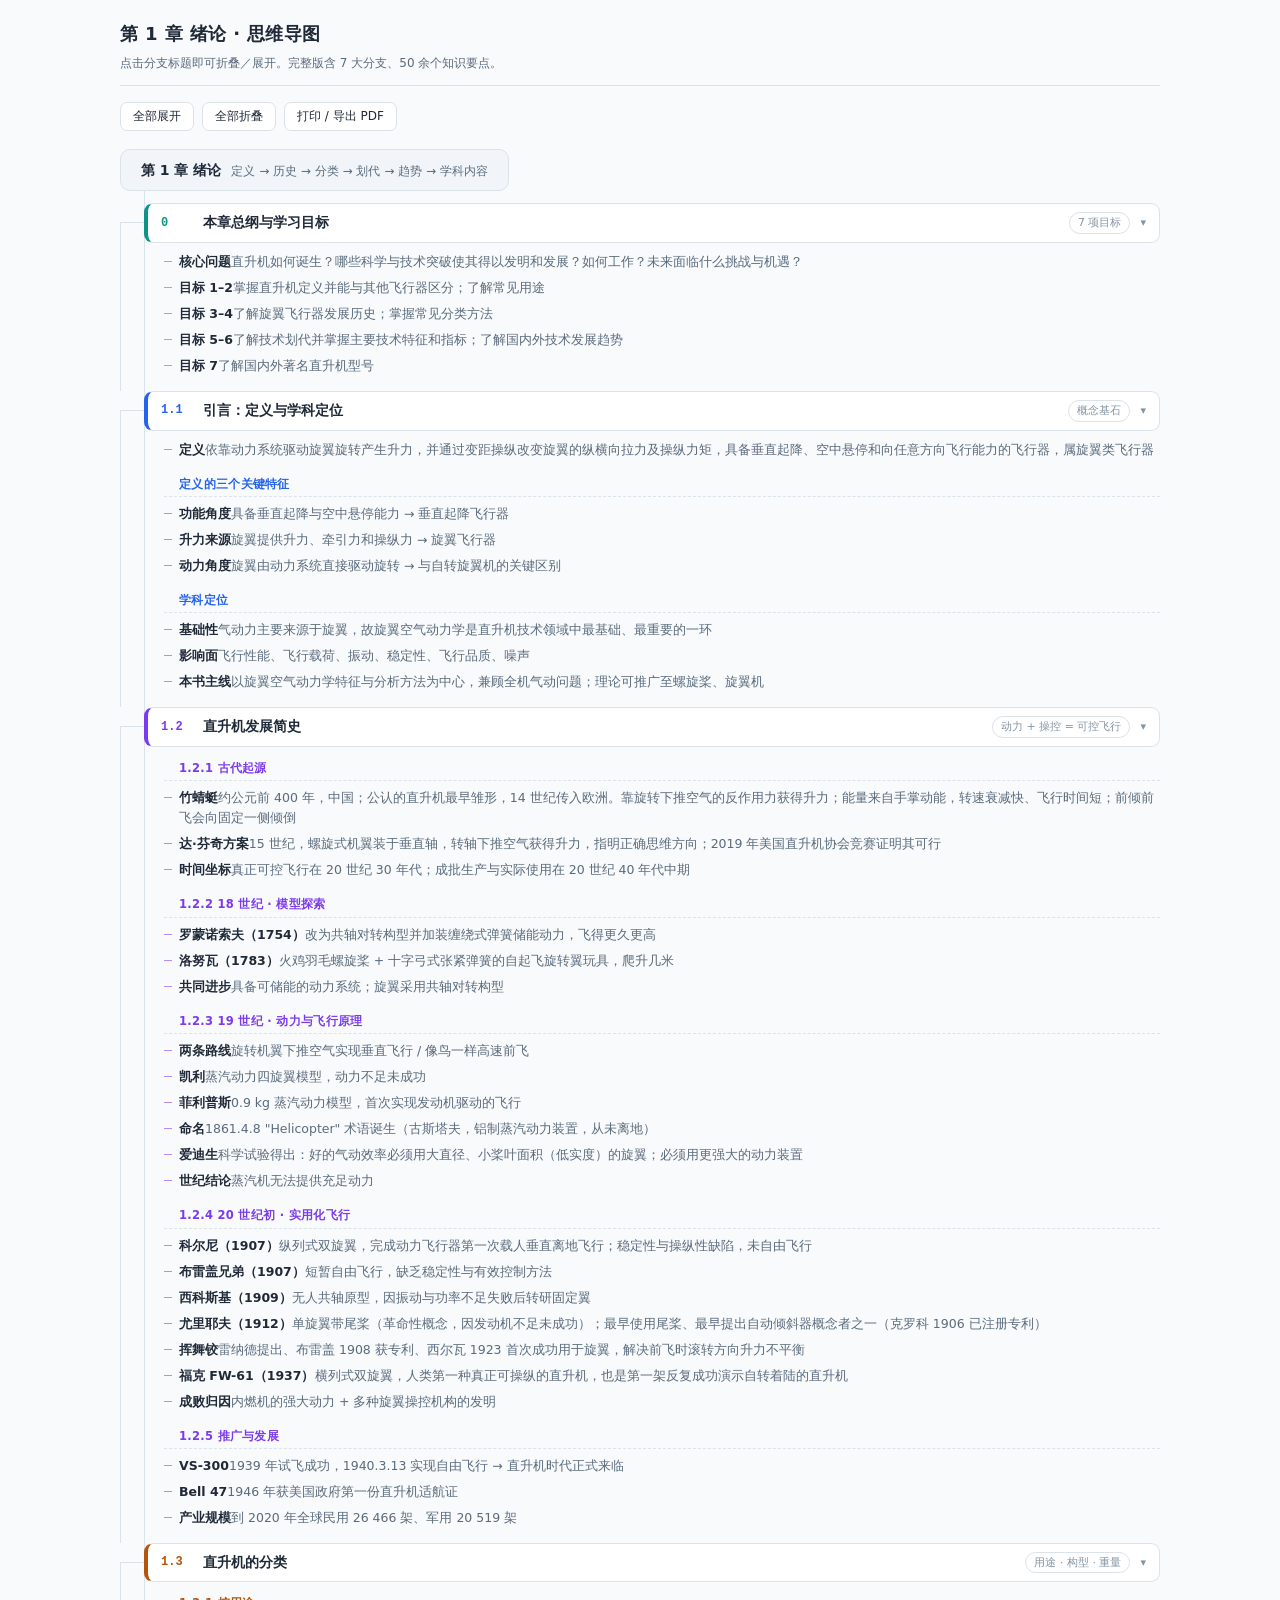
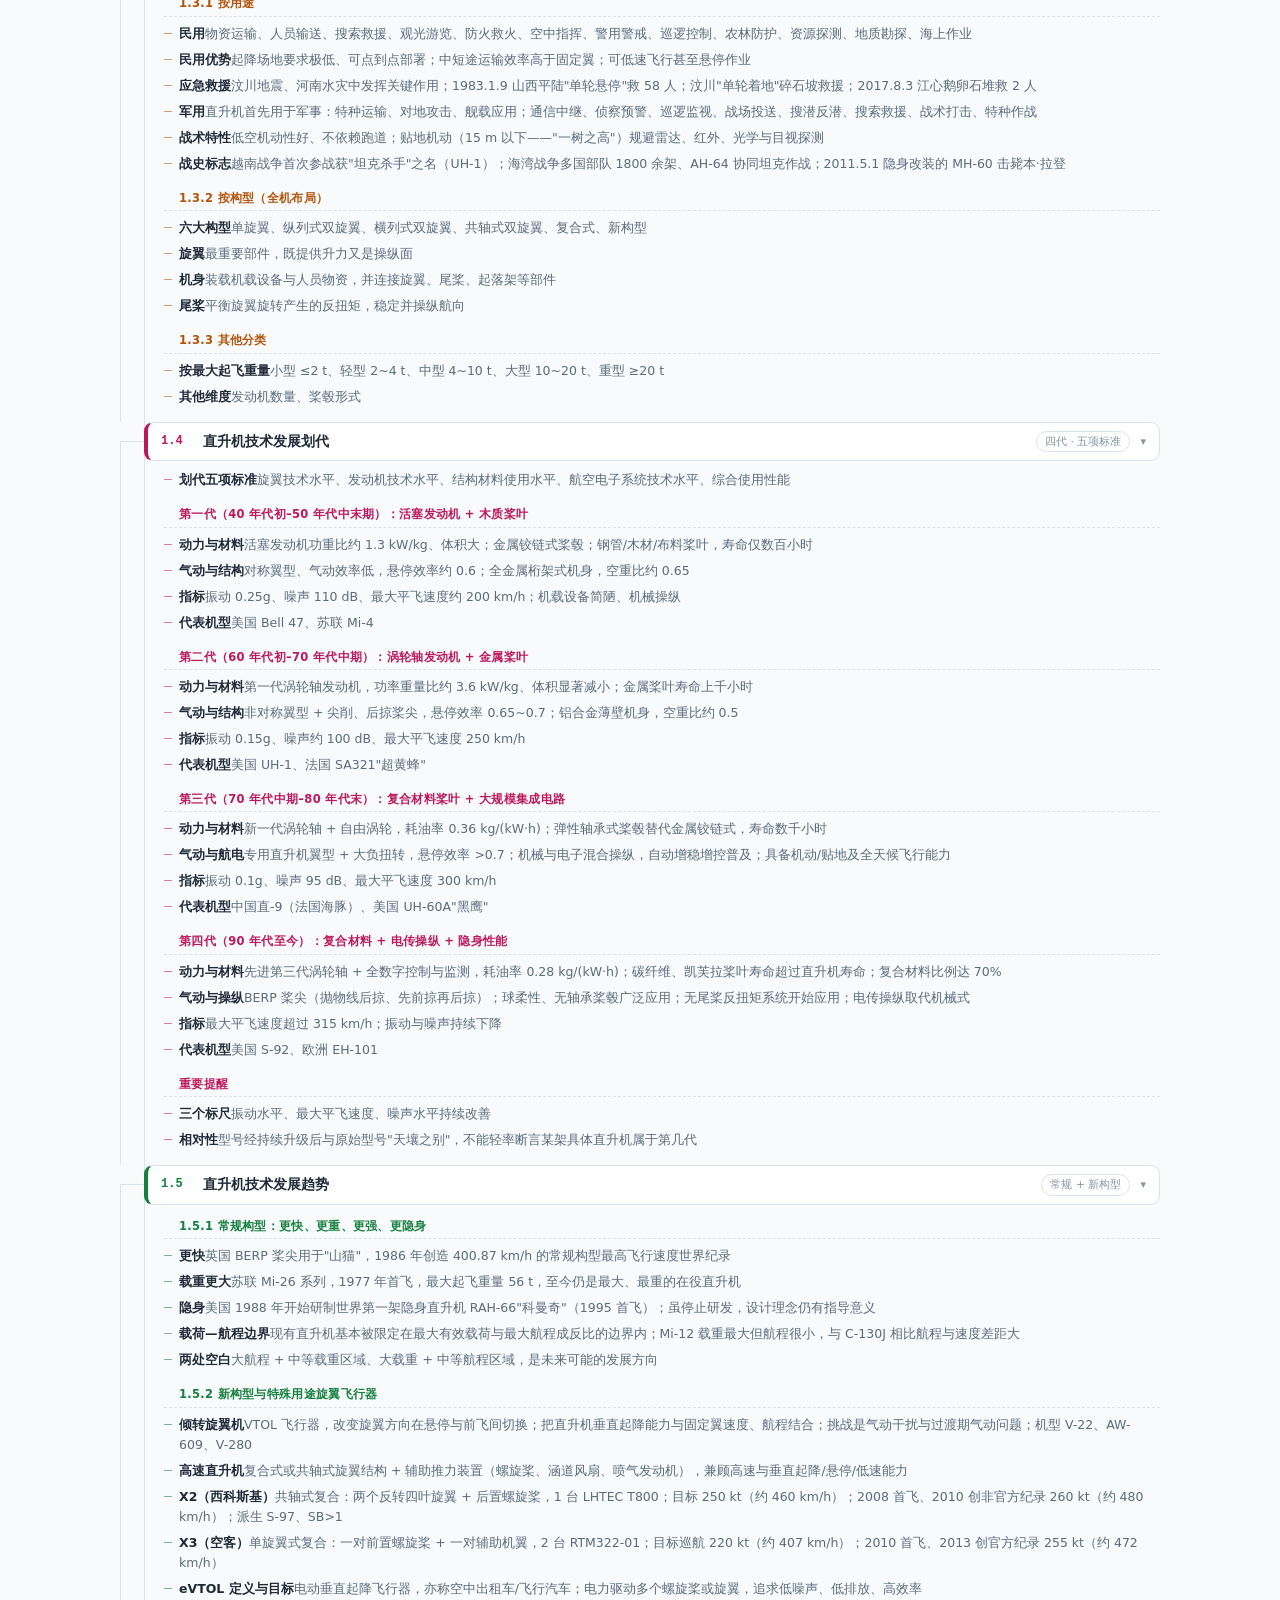
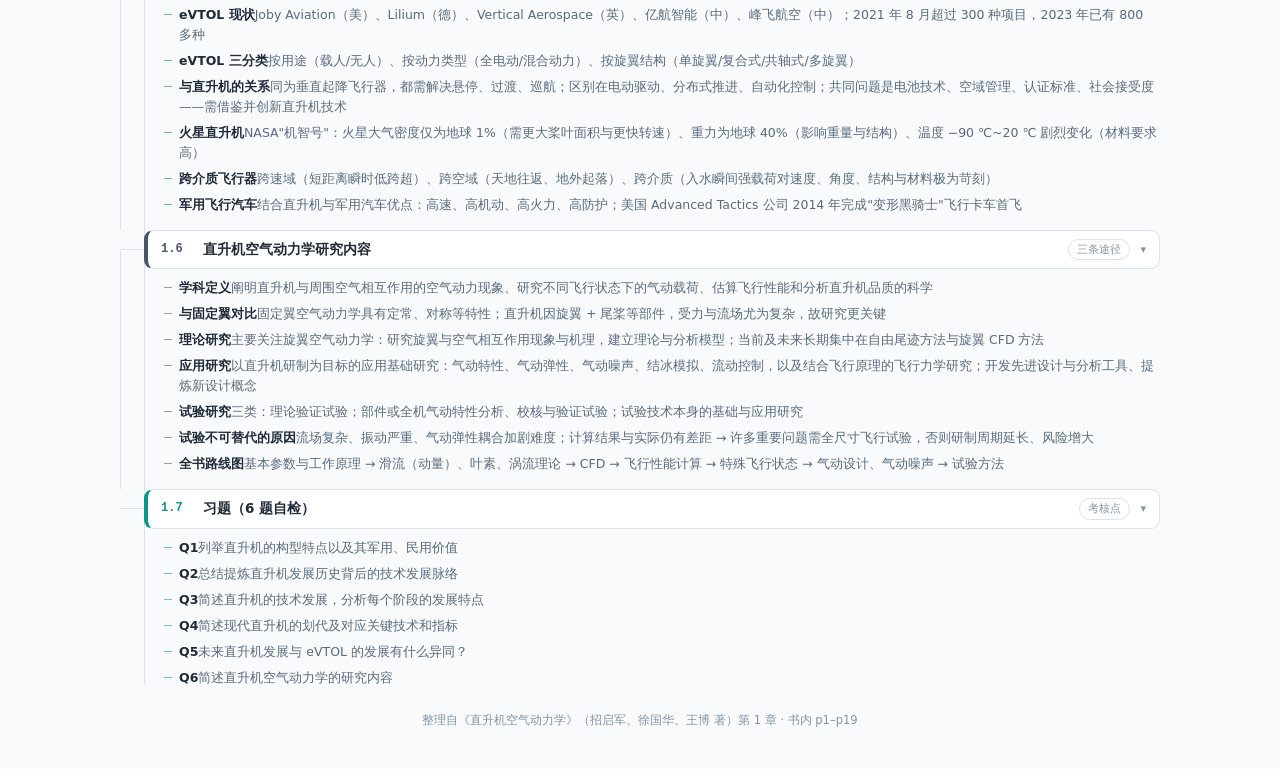
<file: docs/chapter1/ch1-mindmap.html>
<!DOCTYPE html>
<html lang="zh-CN">
<head>
<meta charset="UTF-8">
<meta name="viewport" content="width=device-width, initial-scale=1.0">
<title>第 1 章 绪论 · 思维导图</title>
<style>
:root{
  --bg:#f8fafc; --panel:#ffffff; --panel2:#f1f5f9; --line:#dbe3ea;
  --txt:#1f2937; --dim:#5b6b7c; --dim2:#8494a3;
  --c1:#0d9488; --c2:#2563eb; --c3:#7c3aed; --c4:#b45309;
  --c5:#be185d; --c6:#15803d; --c7:#475569;
}
@media (prefers-color-scheme: dark){
  :root{
    --bg:#0d1117; --panel:#161b22; --panel2:#1b2230; --line:#2b3440;
    --txt:#e6edf3; --dim:#9aa4b2; --dim2:#7d8794;
    --c1:#2dd4bf; --c2:#60a5fa; --c3:#a78bfa; --c4:#fbbf24;
    --c5:#f472b6; --c6:#4ade80; --c7:#94a3b8;
  }
}
*{box-sizing:border-box;margin:0;padding:0}
body{
  background:var(--bg);color:var(--txt);
  font-family:"Microsoft YaHei","PingFang SC","Hiragino Sans GB",system-ui,-apple-system,"Segoe UI",sans-serif;
  font-size:13px;line-height:1.6;padding:20px 16px 40px;
}
.wrap{max-width:1040px;margin:0 auto}
header{margin-bottom:16px;border-bottom:1px solid var(--line);padding-bottom:12px}
h1{font-size:18px;font-weight:600;letter-spacing:.4px}
.sub{color:var(--dim);font-size:12px;margin-top:5px}
.tools{display:flex;gap:8px;margin:12px 0 18px;flex-wrap:wrap}
button{
  background:var(--panel);color:var(--txt);border:1px solid var(--line);
  border-radius:7px;padding:5px 12px;font-size:12px;cursor:pointer;
  font-family:inherit;transition:border-color .15s,background .15s;
}
button:hover{border-color:var(--dim2);background:var(--panel2)}
.tree{position:relative}
.root{
  display:inline-block;background:var(--panel2);border:1px solid var(--line);
  border-radius:10px;padding:9px 20px;font-size:14px;font-weight:600;position:relative;
}
.root span{color:var(--dim);font-weight:400;font-size:12px;margin-left:10px}
.trunk{position:absolute;left:24px;top:42px;bottom:6px;width:1px;background:var(--line)}
.branches{list-style:none;padding-left:24px;margin-top:12px}
.branch{position:relative;margin-bottom:12px}
.branch::before{content:"";position:absolute;left:-24px;top:19px;width:24px;height:1px;background:var(--line)}
.branch::after{content:"";position:absolute;left:-24px;top:19px;bottom:-12px;width:1px;background:var(--line)}
.branch:last-child::after{display:none}
.hd{
  display:flex;align-items:center;gap:10px;cursor:pointer;user-select:none;
  background:var(--panel);border:1px solid var(--line);border-left:4px solid var(--accent,#888);
  border-radius:9px;padding:8px 13px;transition:background .15s;
}
.hd:hover{background:var(--panel2)}
.num{font-family:ui-monospace,Consolas,monospace;font-size:12px;font-weight:600;color:var(--accent,#888);min-width:32px}
.ttl{font-size:13.5px;font-weight:600;flex:1}
.tag{font-size:11px;color:var(--dim2);border:1px solid var(--line);border-radius:20px;padding:1px 8px}
.arrow{color:var(--dim2);font-size:11px;transition:transform .18s}
.branch.collapsed .arrow{transform:rotate(-90deg)}
.kids{list-style:none;padding-left:20px;margin-top:6px}
.branch.collapsed .kids{display:none}
.kids li{position:relative;padding:3px 0 3px 15px;font-size:12.5px}
.kids li::before{content:"";position:absolute;left:0;top:12px;width:8px;height:1px;background:var(--accent,#888);opacity:.55}
.kt{color:var(--txt);font-weight:600}
.kd{color:var(--dim)}
.kids .grp{color:var(--accent,#888);font-size:11.5px;font-weight:600;letter-spacing:.3px;border-bottom:1px dashed var(--line);margin:9px 0 4px;padding-bottom:3px}
.kids .grp::before{background:none}
footer{margin-top:20px;color:var(--dim2);font-size:11.5px;text-align:center}
</style>
</head>
<body>
<div class="wrap">
  <header>
    <h1>第 1 章 绪论 · 思维导图</h1>
    <div class="sub">点击分支标题即可折叠／展开。完整版含 7 大分支、50 余个知识要点。</div>
  </header>

  <div class="tools">
    <button onclick="toggleAll(false)">全部展开</button>
    <button onclick="toggleAll(true)">全部折叠</button>
    <button onclick="window.print()">打印 / 导出 PDF</button>
  </div>

  <div class="tree">
    <div class="root">第 1 章 绪论<span>定义 → 历史 → 分类 → 划代 → 趋势 → 学科内容</span></div>
    <div class="trunk"></div>
    <ul class="branches">

      <li class="branch" style="--accent:var(--c1)">
        <div class="hd" onclick="tg(this)">
          <span class="num">0</span><span class="ttl">本章总纲与学习目标</span>
          <span class="tag">7 项目标</span><span class="arrow">▾</span>
        </div>
        <ul class="kids">
          <li><span class="kt">核心问题</span><span class="kd">直升机如何诞生？哪些科学与技术突破使其得以发明和发展？如何工作？未来面临什么挑战与机遇？</span></li>
          <li><span class="kt">目标 1–2</span><span class="kd">掌握直升机定义并能与其他飞行器区分；了解常见用途</span></li>
          <li><span class="kt">目标 3–4</span><span class="kd">了解旋翼飞行器发展历史；掌握常见分类方法</span></li>
          <li><span class="kt">目标 5–6</span><span class="kd">了解技术划代并掌握主要技术特征和指标；了解国内外技术发展趋势</span></li>
          <li><span class="kt">目标 7</span><span class="kd">了解国内外著名直升机型号</span></li>
        </ul>
      </li>

      <li class="branch" style="--accent:var(--c2)">
        <div class="hd" onclick="tg(this)">
          <span class="num">1.1</span><span class="ttl">引言：定义与学科定位</span>
          <span class="tag">概念基石</span><span class="arrow">▾</span>
        </div>
        <ul class="kids">
          <li><span class="kt">定义</span><span class="kd">依靠动力系统驱动旋翼旋转产生升力，并通过变距操纵改变旋翼的纵横向拉力及操纵力矩，具备垂直起降、空中悬停和向任意方向飞行能力的飞行器，属旋翼类飞行器</span></li>
          <li class="grp">定义的三个关键特征</li>
          <li><span class="kt">功能角度</span><span class="kd">具备垂直起降与空中悬停能力 → 垂直起降飞行器</span></li>
          <li><span class="kt">升力来源</span><span class="kd">旋翼提供升力、牵引力和操纵力 → 旋翼飞行器</span></li>
          <li><span class="kt">动力角度</span><span class="kd">旋翼由动力系统直接驱动旋转 → 与自转旋翼机的关键区别</span></li>
          <li class="grp">学科定位</li>
          <li><span class="kt">基础性</span><span class="kd">气动力主要来源于旋翼，故旋翼空气动力学是直升机技术领域中最基础、最重要的一环</span></li>
          <li><span class="kt">影响面</span><span class="kd">飞行性能、飞行载荷、振动、稳定性、飞行品质、噪声</span></li>
          <li><span class="kt">本书主线</span><span class="kd">以旋翼空气动力学特征与分析方法为中心，兼顾全机气动问题；理论可推广至螺旋桨、旋翼机</span></li>
        </ul>
      </li>

      <li class="branch" style="--accent:var(--c3)">
        <div class="hd" onclick="tg(this)">
          <span class="num">1.2</span><span class="ttl">直升机发展简史</span>
          <span class="tag">动力 + 操控 = 可控飞行</span><span class="arrow">▾</span>
        </div>
        <ul class="kids">
          <li class="grp">1.2.1 古代起源</li>
          <li><span class="kt">竹蜻蜓</span><span class="kd">约公元前 400 年，中国；公认的直升机最早雏形，14 世纪传入欧洲。靠旋转下推空气的反作用力获得升力；能量来自手掌动能，转速衰减快、飞行时间短；前倾前飞会向固定一侧倾倒</span></li>
          <li><span class="kt">达·芬奇方案</span><span class="kd">15 世纪，螺旋式机翼装于垂直轴，转轴下推空气获得升力，指明正确思维方向；2019 年美国直升机协会竞赛证明其可行</span></li>
          <li><span class="kt">时间坐标</span><span class="kd">真正可控飞行在 20 世纪 30 年代；成批生产与实际使用在 20 世纪 40 年代中期</span></li>
          <li class="grp">1.2.2 18 世纪 · 模型探索</li>
          <li><span class="kt">罗蒙诺索夫（1754）</span><span class="kd">改为共轴对转构型并加装缠绕式弹簧储能动力，飞得更久更高</span></li>
          <li><span class="kt">洛努瓦（1783）</span><span class="kd">火鸡羽毛螺旋桨 + 十字弓式张紧弹簧的自起飞旋转翼玩具，爬升几米</span></li>
          <li><span class="kt">共同进步</span><span class="kd">具备可储能的动力系统；旋翼采用共轴对转构型</span></li>
          <li class="grp">1.2.3 19 世纪 · 动力与飞行原理</li>
          <li><span class="kt">两条路线</span><span class="kd">旋转机翼下推空气实现垂直飞行 / 像鸟一样高速前飞</span></li>
          <li><span class="kt">凯利</span><span class="kd">蒸汽动力四旋翼模型，动力不足未成功</span></li>
          <li><span class="kt">菲利普斯</span><span class="kd">0.9 kg 蒸汽动力模型，首次实现发动机驱动的飞行</span></li>
          <li><span class="kt">命名</span><span class="kd">1861.4.8 "Helicopter" 术语诞生（古斯塔夫，铝制蒸汽动力装置，从未离地）</span></li>
          <li><span class="kt">爱迪生</span><span class="kd">科学试验得出：好的气动效率必须用大直径、小桨叶面积（低实度）的旋翼；必须用更强大的动力装置</span></li>
          <li><span class="kt">世纪结论</span><span class="kd">蒸汽机无法提供充足动力</span></li>
          <li class="grp">1.2.4 20 世纪初 · 实用化飞行</li>
          <li><span class="kt">科尔尼（1907）</span><span class="kd">纵列式双旋翼，完成动力飞行器第一次载人垂直离地飞行；稳定性与操纵性缺陷，未自由飞行</span></li>
          <li><span class="kt">布雷盖兄弟（1907）</span><span class="kd">短暂自由飞行，缺乏稳定性与有效控制方法</span></li>
          <li><span class="kt">西科斯基（1909）</span><span class="kd">无人共轴原型，因振动与功率不足失败后转研固定翼</span></li>
          <li><span class="kt">尤里耶夫（1912）</span><span class="kd">单旋翼带尾桨（革命性概念，因发动机不足未成功）；最早使用尾桨、最早提出自动倾斜器概念者之一（克罗科 1906 已注册专利）</span></li>
          <li><span class="kt">挥舞铰</span><span class="kd">雷纳德提出、布雷盖 1908 获专利、西尔瓦 1923 首次成功用于旋翼，解决前飞时滚转方向升力不平衡</span></li>
          <li><span class="kt">福克 FW-61（1937）</span><span class="kd">横列式双旋翼，人类第一种真正可操纵的直升机，也是第一架反复成功演示自转着陆的直升机</span></li>
          <li><span class="kt">成败归因</span><span class="kd">内燃机的强大动力 + 多种旋翼操控机构的发明</span></li>
          <li class="grp">1.2.5 推广与发展</li>
          <li><span class="kt">VS-300</span><span class="kd">1939 年试飞成功，1940.3.13 实现自由飞行 → 直升机时代正式来临</span></li>
          <li><span class="kt">Bell 47</span><span class="kd">1946 年获美国政府第一份直升机适航证</span></li>
          <li><span class="kt">产业规模</span><span class="kd">到 2020 年全球民用 26 466 架、军用 20 519 架</span></li>
        </ul>
      </li>

      <li class="branch" style="--accent:var(--c4)">
        <div class="hd" onclick="tg(this)">
          <span class="num">1.3</span><span class="ttl">直升机的分类</span>
          <span class="tag">用途 · 构型 · 重量</span><span class="arrow">▾</span>
        </div>
        <ul class="kids">
          <li class="grp">1.3.1 按用途</li>
          <li><span class="kt">民用</span><span class="kd">物资运输、人员输送、搜索救援、观光游览、防火救火、空中指挥、警用警戒、巡逻控制、农林防护、资源探测、地质勘探、海上作业</span></li>
          <li><span class="kt">民用优势</span><span class="kd">起降场地要求极低、可点到点部署；中短途运输效率高于固定翼；可低速飞行甚至悬停作业</span></li>
          <li><span class="kt">应急救援</span><span class="kd">汶川地震、河南水灾中发挥关键作用；1983.1.9 山西平陆"单轮悬停"救 58 人；汶川"单轮着地"碎石坡救援；2017.8.3 江心鹅卵石堆救 2 人</span></li>
          <li><span class="kt">军用</span><span class="kd">直升机首先用于军事：特种运输、对地攻击、舰载应用；通信中继、侦察预警、巡逻监视、战场投送、搜潜反潜、搜索救援、战术打击、特种作战</span></li>
          <li><span class="kt">战术特性</span><span class="kd">低空机动性好、不依赖跑道；贴地机动（15 m 以下——"一树之高"）规避雷达、红外、光学与目视探测</span></li>
          <li><span class="kt">战史标志</span><span class="kd">越南战争首次参战获"坦克杀手"之名（UH-1）；海湾战争多国部队 1800 余架、AH-64 协同坦克作战；2011.5.1 隐身改装的 MH-60 击毙本·拉登</span></li>
          <li class="grp">1.3.2 按构型（全机布局）</li>
          <li><span class="kt">六大构型</span><span class="kd">单旋翼、纵列式双旋翼、横列式双旋翼、共轴式双旋翼、复合式、新构型</span></li>
          <li><span class="kt">旋翼</span><span class="kd">最重要部件，既提供升力又是操纵面</span></li>
          <li><span class="kt">机身</span><span class="kd">装载机载设备与人员物资，并连接旋翼、尾桨、起落架等部件</span></li>
          <li><span class="kt">尾桨</span><span class="kd">平衡旋翼旋转产生的反扭矩，稳定并操纵航向</span></li>
          <li class="grp">1.3.3 其他分类</li>
          <li><span class="kt">按最大起飞重量</span><span class="kd">小型 ≤2 t、轻型 2~4 t、中型 4~10 t、大型 10~20 t、重型 ≥20 t</span></li>
          <li><span class="kt">其他维度</span><span class="kd">发动机数量、桨毂形式</span></li>
        </ul>
      </li>

      <li class="branch" style="--accent:var(--c5)">
        <div class="hd" onclick="tg(this)">
          <span class="num">1.4</span><span class="ttl">直升机技术发展划代</span>
          <span class="tag">四代 · 五项标准</span><span class="arrow">▾</span>
        </div>
        <ul class="kids">
          <li><span class="kt">划代五项标准</span><span class="kd">旋翼技术水平、发动机技术水平、结构材料使用水平、航空电子系统技术水平、综合使用性能</span></li>
          <li class="grp">第一代（40 年代初–50 年代中末期）：活塞发动机 + 木质桨叶</li>
          <li><span class="kt">动力与材料</span><span class="kd">活塞发动机功重比约 1.3 kW/kg、体积大；金属铰链式桨毂；钢管/木材/布料桨叶，寿命仅数百小时</span></li>
          <li><span class="kt">气动与结构</span><span class="kd">对称翼型、气动效率低，悬停效率约 0.6；全金属桁架式机身，空重比约 0.65</span></li>
          <li><span class="kt">指标</span><span class="kd">振动 0.25g、噪声 110 dB、最大平飞速度约 200 km/h；机载设备简陋、机械操纵</span></li>
          <li><span class="kt">代表机型</span><span class="kd">美国 Bell 47、苏联 Mi-4</span></li>
          <li class="grp">第二代（60 年代初–70 年代中期）：涡轮轴发动机 + 金属桨叶</li>
          <li><span class="kt">动力与材料</span><span class="kd">第一代涡轮轴发动机，功率重量比约 3.6 kW/kg、体积显著减小；金属桨叶寿命上千小时</span></li>
          <li><span class="kt">气动与结构</span><span class="kd">非对称翼型 + 尖削、后掠桨尖，悬停效率 0.65~0.7；铝合金薄壁机身，空重比约 0.5</span></li>
          <li><span class="kt">指标</span><span class="kd">振动 0.15g、噪声约 100 dB、最大平飞速度 250 km/h</span></li>
          <li><span class="kt">代表机型</span><span class="kd">美国 UH-1、法国 SA321"超黄蜂"</span></li>
          <li class="grp">第三代（70 年代中期–80 年代末）：复合材料桨叶 + 大规模集成电路</li>
          <li><span class="kt">动力与材料</span><span class="kd">新一代涡轮轴 + 自由涡轮，耗油率 0.36 kg/(kW·h)；弹性轴承式桨毂替代金属铰链式，寿命数千小时</span></li>
          <li><span class="kt">气动与航电</span><span class="kd">专用直升机翼型 + 大负扭转，悬停效率 &gt;0.7；机械与电子混合操纵，自动增稳增控普及；具备机动/贴地及全天候飞行能力</span></li>
          <li><span class="kt">指标</span><span class="kd">振动 0.1g、噪声 95 dB、最大平飞速度 300 km/h</span></li>
          <li><span class="kt">代表机型</span><span class="kd">中国直-9（法国海豚）、美国 UH-60A"黑鹰"</span></li>
          <li class="grp">第四代（90 年代至今）：复合材料 + 电传操纵 + 隐身性能</li>
          <li><span class="kt">动力与材料</span><span class="kd">先进第三代涡轮轴 + 全数字控制与监测，耗油率 0.28 kg/(kW·h)；碳纤维、凯芙拉桨叶寿命超过直升机寿命；复合材料比例达 70%</span></li>
          <li><span class="kt">气动与操纵</span><span class="kd">BERP 桨尖（抛物线后掠、先前掠再后掠）；球柔性、无轴承桨毂广泛应用；无尾桨反扭矩系统开始应用；电传操纵取代机械式</span></li>
          <li><span class="kt">指标</span><span class="kd">最大平飞速度超过 315 km/h；振动与噪声持续下降</span></li>
          <li><span class="kt">代表机型</span><span class="kd">美国 S-92、欧洲 EH-101</span></li>
          <li class="grp">重要提醒</li>
          <li><span class="kt">三个标尺</span><span class="kd">振动水平、最大平飞速度、噪声水平持续改善</span></li>
          <li><span class="kt">相对性</span><span class="kd">型号经持续升级后与原始型号"天壤之别"，不能轻率断言某架具体直升机属于第几代</span></li>
        </ul>
      </li>

      <li class="branch" style="--accent:var(--c6)">
        <div class="hd" onclick="tg(this)">
          <span class="num">1.5</span><span class="ttl">直升机技术发展趋势</span>
          <span class="tag">常规 + 新构型</span><span class="arrow">▾</span>
        </div>
        <ul class="kids">
          <li class="grp">1.5.1 常规构型：更快、更重、更强、更隐身</li>
          <li><span class="kt">更快</span><span class="kd">英国 BERP 桨尖用于"山猫"，1986 年创造 400.87 km/h 的常规构型最高飞行速度世界纪录</span></li>
          <li><span class="kt">载重更大</span><span class="kd">苏联 Mi-26 系列，1977 年首飞，最大起飞重量 56 t，至今仍是最大、最重的在役直升机</span></li>
          <li><span class="kt">隐身</span><span class="kd">美国 1988 年开始研制世界第一架隐身直升机 RAH-66"科曼奇"（1995 首飞）；虽停止研发，设计理念仍有指导意义</span></li>
          <li><span class="kt">载荷—航程边界</span><span class="kd">现有直升机基本被限定在最大有效载荷与最大航程成反比的边界内；Mi-12 载重最大但航程很小，与 C-130J 相比航程与速度差距大</span></li>
          <li><span class="kt">两处空白</span><span class="kd">大航程 + 中等载重区域、大载重 + 中等航程区域，是未来可能的发展方向</span></li>
          <li class="grp">1.5.2 新构型与特殊用途旋翼飞行器</li>
          <li><span class="kt">倾转旋翼机</span><span class="kd">VTOL 飞行器，改变旋翼方向在悬停与前飞间切换；把直升机垂直起降能力与固定翼速度、航程结合；挑战是气动干扰与过渡期气动问题；机型 V-22、AW-609、V-280</span></li>
          <li><span class="kt">高速直升机</span><span class="kd">复合式或共轴式旋翼结构 + 辅助推力装置（螺旋桨、涵道风扇、喷气发动机），兼顾高速与垂直起降/悬停/低速能力</span></li>
          <li><span class="kt">X2（西科斯基）</span><span class="kd">共轴式复合：两个反转四叶旋翼 + 后置螺旋桨，1 台 LHTEC T800；目标 250 kt（约 460 km/h）；2008 首飞、2010 创非官方纪录 260 kt（约 480 km/h）；派生 S-97、SB&gt;1</span></li>
          <li><span class="kt">X3（空客）</span><span class="kd">单旋翼式复合：一对前置螺旋桨 + 一对辅助机翼，2 台 RTM322-01；目标巡航 220 kt（约 407 km/h）；2010 首飞、2013 创官方纪录 255 kt（约 472 km/h）</span></li>
          <li><span class="kt">eVTOL 定义与目标</span><span class="kd">电动垂直起降飞行器，亦称空中出租车/飞行汽车；电力驱动多个螺旋桨或旋翼，追求低噪声、低排放、高效率</span></li>
          <li><span class="kt">eVTOL 现状</span><span class="kd">Joby Aviation（美）、Lilium（德）、Vertical Aerospace（英）、亿航智能（中）、峰飞航空（中）；2021 年 8 月超过 300 种项目，2023 年已有 800 多种</span></li>
          <li><span class="kt">eVTOL 三分类</span><span class="kd">按用途（载人/无人）、按动力类型（全电动/混合动力）、按旋翼结构（单旋翼/复合式/共轴式/多旋翼）</span></li>
          <li><span class="kt">与直升机的关系</span><span class="kd">同为垂直起降飞行器，都需解决悬停、过渡、巡航；区别在电动驱动、分布式推进、自动化控制；共同问题是电池技术、空域管理、认证标准、社会接受度——需借鉴并创新直升机技术</span></li>
          <li><span class="kt">火星直升机</span><span class="kd">NASA"机智号"：火星大气密度仅为地球 1%（需更大桨叶面积与更快转速）、重力为地球 40%（影响重量与结构）、温度 −90 ℃~20 ℃ 剧烈变化（材料要求高）</span></li>
          <li><span class="kt">跨介质飞行器</span><span class="kd">跨速域（短距离瞬时低跨超）、跨空域（天地往返、地外起落）、跨介质（入水瞬间强载荷对速度、角度、结构与材料极为苛刻）</span></li>
          <li><span class="kt">军用飞行汽车</span><span class="kd">结合直升机与军用汽车优点：高速、高机动、高火力、高防护；美国 Advanced Tactics 公司 2014 年完成"变形黑骑士"飞行卡车首飞</span></li>
        </ul>
      </li>

      <li class="branch" style="--accent:var(--c7)">
        <div class="hd" onclick="tg(this)">
          <span class="num">1.6</span><span class="ttl">直升机空气动力学研究内容</span>
          <span class="tag">三条途径</span><span class="arrow">▾</span>
        </div>
        <ul class="kids">
          <li><span class="kt">学科定义</span><span class="kd">阐明直升机与周围空气相互作用的空气动力现象、研究不同飞行状态下的气动载荷、估算飞行性能和分析直升机品质的科学</span></li>
          <li><span class="kt">与固定翼对比</span><span class="kd">固定翼空气动力学具有定常、对称等特性；直升机因旋翼 + 尾桨等部件，受力与流场尤为复杂，故研究更关键</span></li>
          <li><span class="kt">理论研究</span><span class="kd">主要关注旋翼空气动力学：研究旋翼与空气相互作用现象与机理，建立理论与分析模型；当前及未来长期集中在自由尾迹方法与旋翼 CFD 方法</span></li>
          <li><span class="kt">应用研究</span><span class="kd">以直升机研制为目标的应用基础研究：气动特性、气动弹性、气动噪声、结冰模拟、流动控制，以及结合飞行原理的飞行力学研究；开发先进设计与分析工具、提炼新设计概念</span></li>
          <li><span class="kt">试验研究</span><span class="kd">三类：理论验证试验；部件或全机气动特性分析、校核与验证试验；试验技术本身的基础与应用研究</span></li>
          <li><span class="kt">试验不可替代的原因</span><span class="kd">流场复杂、振动严重、气动弹性耦合加剧难度；计算结果与实际仍有差距 → 许多重要问题需全尺寸飞行试验，否则研制周期延长、风险增大</span></li>
          <li><span class="kt">全书路线图</span><span class="kd">基本参数与工作原理 → 滑流（动量）、叶素、涡流理论 → CFD → 飞行性能计算 → 特殊飞行状态 → 气动设计、气动噪声 → 试验方法</span></li>
        </ul>
      </li>

      <li class="branch" style="--accent:var(--c1)">
        <div class="hd" onclick="tg(this)">
          <span class="num">1.7</span><span class="ttl">习题（6 题自检）</span>
          <span class="tag">考核点</span><span class="arrow">▾</span>
        </div>
        <ul class="kids">
          <li><span class="kt">Q1</span><span class="kd">列举直升机的构型特点以及其军用、民用价值</span></li>
          <li><span class="kt">Q2</span><span class="kd">总结提炼直升机发展历史背后的技术发展脉络</span></li>
          <li><span class="kt">Q3</span><span class="kd">简述直升机的技术发展，分析每个阶段的发展特点</span></li>
          <li><span class="kt">Q4</span><span class="kd">简述现代直升机的划代及对应关键技术和指标</span></li>
          <li><span class="kt">Q5</span><span class="kd">未来直升机发展与 eVTOL 的发展有什么异同？</span></li>
          <li><span class="kt">Q6</span><span class="kd">简述直升机空气动力学的研究内容</span></li>
        </ul>
      </li>

    </ul>
  </div>

  <footer>整理自《直升机空气动力学》（招启军、徐国华、王博 著）第 1 章 · 书内 p1–p19</footer>
</div>

<script>
function tg(el){ el.parentElement.classList.toggle('collapsed'); }
function toggleAll(collapse){
  document.querySelectorAll('.branch').forEach(function(b){
    b.classList.toggle('collapsed', collapse);
  });
}
</script>
</body>
</html>
</file>
